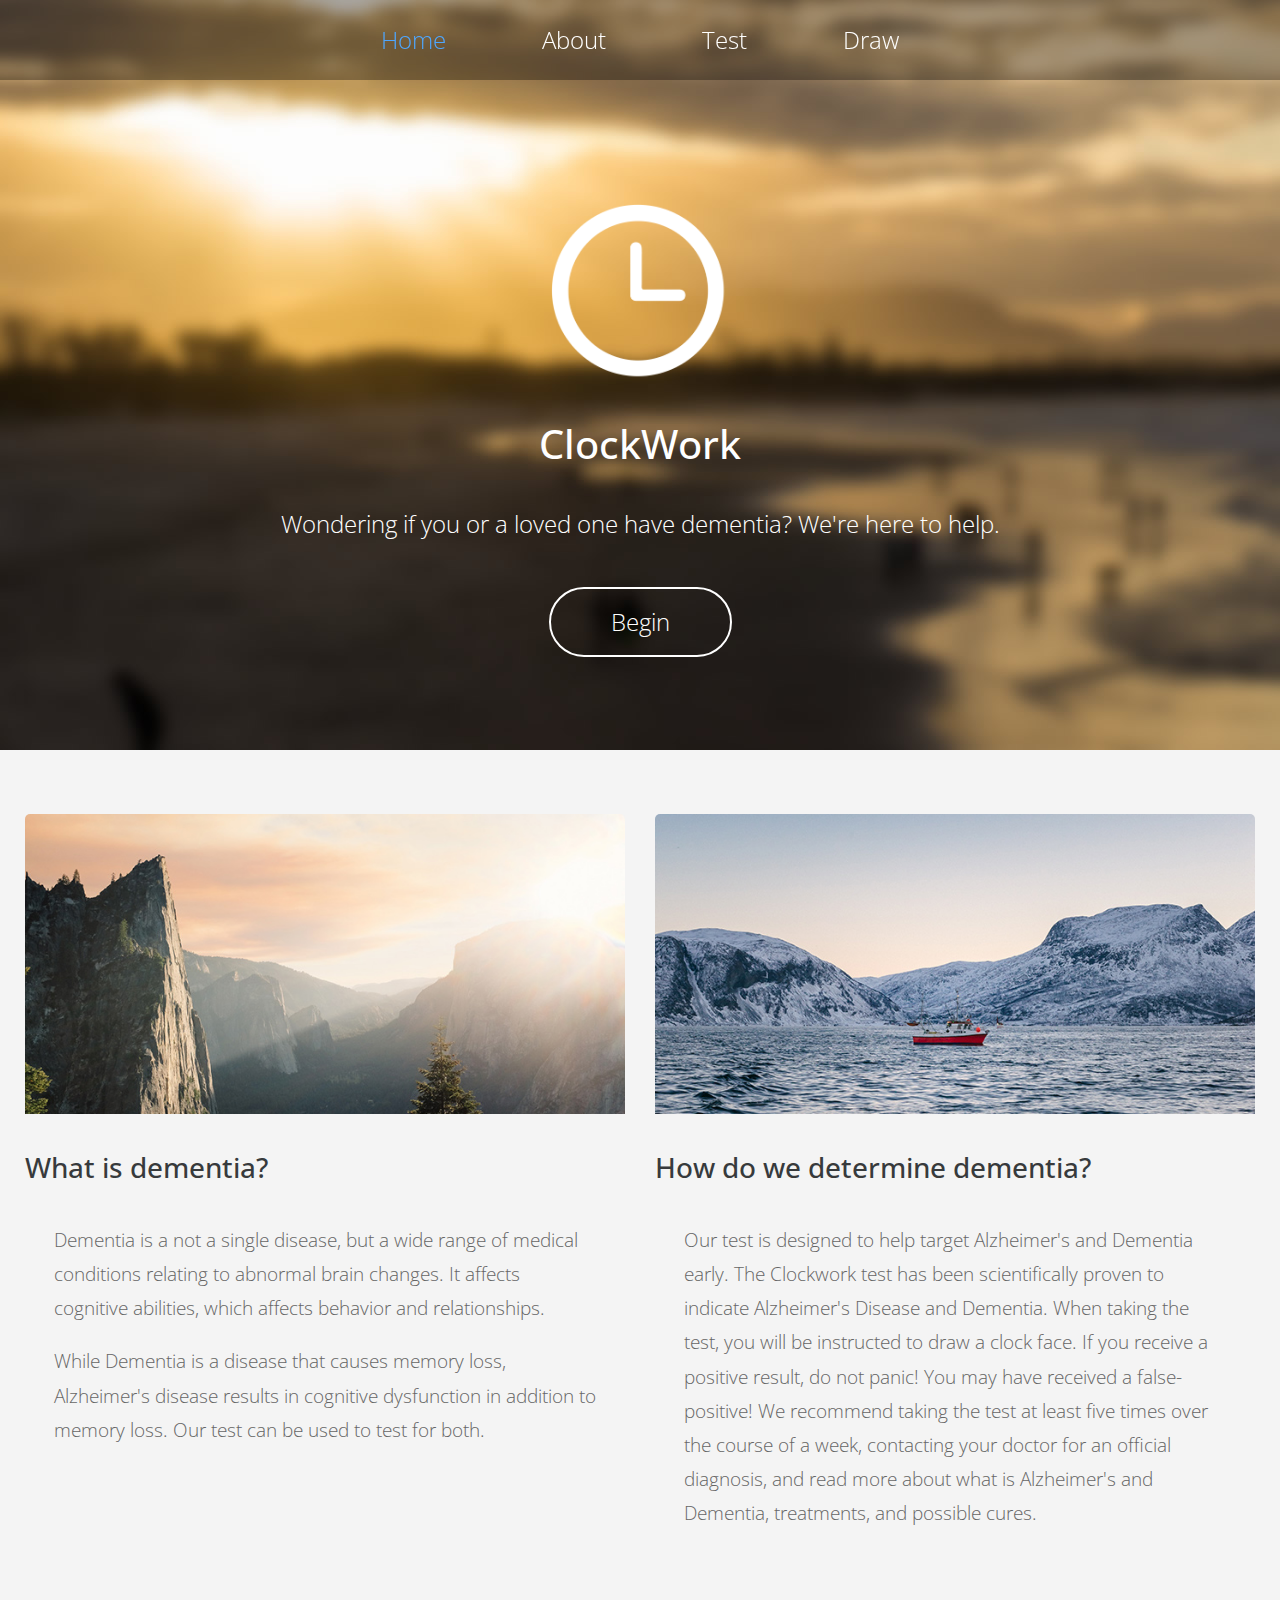
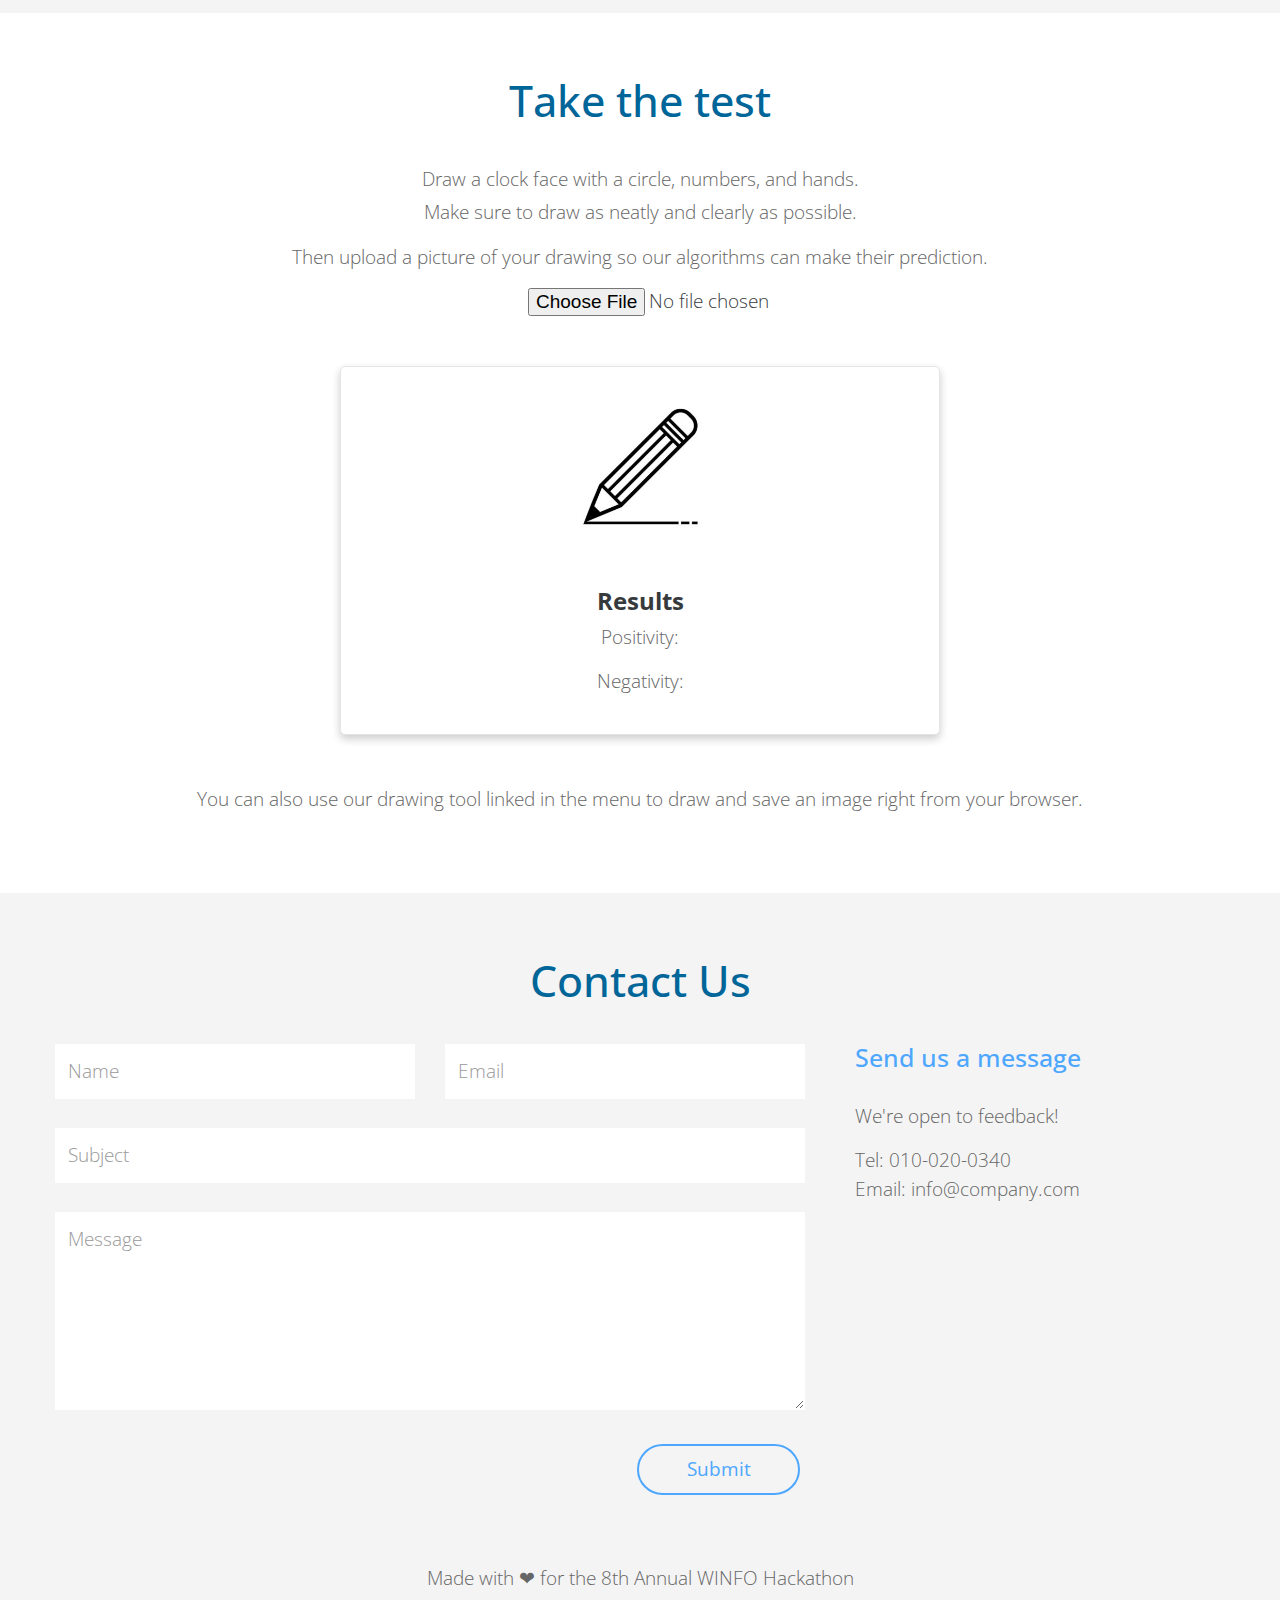
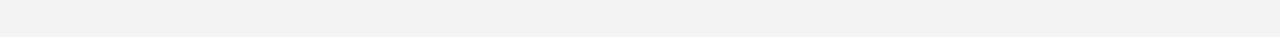
<file: index.html>
<!DOCTYPE html>
<html lang="en">
  <head>
    <meta charset="utf-8" />
    <meta http-equiv="X-UA-Compatible" content="IE=edge" />
    <meta name="viewport" content="width=device-width, initial-scale=1" />

    <title>ClockWork</title>
    <!--
Lumino Theme
http://www.templatemo.com/tm-483-lumino
-->
    <!-- load stylesheets -->
    <link
      rel="stylesheet"
      href="https://fonts.googleapis.com/css?family=Open+Sans:100,300,400"
    />
    <!-- Google web font "Open Sans" -->
    <link rel="stylesheet" href="font-awesome-4.5.0/css/font-awesome.min.css" />
    <!-- Font Awesome -->
    <link rel="stylesheet" href="css/bootstrap.min.css" />
    <!-- Bootstrap style -->
    <link rel="stylesheet" href="css/magnific-popup.css" />
    <!-- Magnific pop up style -->
    <link rel="stylesheet" href="css/templatemo-style.css" />
    <!-- Templatemo style -->

    <!-- HTML5 shim and Respond.js for IE8 support of HTML5 elements and media queries -->
    <!-- WARNING: Respond.js doesn't work if you view the page via file:// -->
    <!--[if lt IE 9]>
      <script src="https://oss.maxcdn.com/html5shiv/3.7.2/html5shiv.min.js"></script>
      <script src="https://oss.maxcdn.com/respond/1.4.2/respond.min.js"></script>
    <![endif]-->
  </head>

  <body id="top" class="home">
    <div class="container-fluid">
      <div class="row">
        <div class="tm-navbar-container">
          <!-- navbar   -->
          <nav class="navbar navbar-full navbar-fixed-top">
            <button
              class="navbar-toggler hidden-md-up"
              type="button"
              data-toggle="collapse"
              data-target="#tmNavbar"
            >
              &#9776;
            </button>

            <div class="collapse navbar-toggleable-sm" id="tmNavbar">
              <ul class="nav navbar-nav">
                <li class="nav-item">
                  <a class="nav-link" href="#top">Home</a>
                </li>
                <li class="nav-item">
                  <a class="nav-link" href="#tm-section-2">About</a>
                </li>
                <li class="nav-item">
                  <a class="nav-link" href="#tm-section-3">Test</a>
                </li>
                <li class="nav-item">
                  <a class="nav-link external" href="drawtool.html">Draw</a>
                </li>
              </ul>
            </div>
          </nav>
        </div>
      </div>

      <div class="row">
        <div class="tm-intro">
          <section id="tm-section-1">
            <div class="tm-container text-xs-center tm-section-1-inner">
              <img src="img/clock_white-01.png" alt="Logo" class="tm-logo" style="width:200px" />
              <h1 class="tm-site-name">ClockWork</h1>
              <p class="tm-intro-text">
                Wondering if you or a loved one have dementia? We're here to
                help.
              </p>
              <a href="#tm-section-2" class="tm-intro-link">Begin</a>
            </div>
          </section>
        </div>
      </div>

      <div class="row gray-bg">
        <section id="tm-section-2" class="tm-section">
          <div class="tm-container tm-container-wide">
            <div class="row">
              <div class="col-md-6 margin-bottom-sm-8">
                <div class="tm-2-col-box-left">
                  <img
                    src="img/tm-700x350-01.jpg"
                    alt="Image"
                    class="img-fluid tm-img-2-col"
                  />
                  <h3 class="text-left">What is dementia?</h3>
                  <p class="text-left tm-description">
                    Dementia is a not a single disease, but a wide range of
                    medical conditions relating to abnormal brain changes. ​It
                    affects cognitive abilities, which affects behavior and
                    relationships.
                  </p>
                  <p class="text-left tm-description">
                    While Dementia is a disease that causes memory loss,
                    Alzheimer's disease results in cognitive dysfunction in
                    addition to memory loss. Our test can be used to test for
                    both.
                  </p>
                </div>
              </div>

              <div class="col-md-6">
                <div>
                  <img
                    src="img/tm-700x350-02.jpg"
                    alt="Image"
                    class="img-fluid tm-img-2-col"
                  />
                  <h3>How do we determine dementia?</h3>
                  <p class="text-left tm-description">
                    Our test is designed to help target Alzheimer's and Dementia
                    early. The Clockwork test has been scientifically proven to
                    indicate Alzheimer's Disease and Dementia. When taking the
                    test, you will be instructed to draw a clock face. If you
                    receive a positive result, do not panic! You may have
                    received a false-positive! We recommend taking the test at
                    least five times over the course of a week, contacting your
                    doctor for an official diagnosis, and read more about what
                    is Alzheimer's and Dementia, treatments, and possible cures.
                  </p>
                </div>
              </div>
            </div>
          </div>
        </section>
      </div>
      <!-- row -->

      <div class="row">
        <section id="tm-section-3" class="tm-section">
          <div class="tm-container text-xs-center">
            <h2 class="blue-text tm-title">Take the test</h2>
            <p class="margin-b-5">
              Draw a clock face with a circle, numbers, and hands.
            </p>
            <p>Make sure to draw as neatly and clearly as possible.</p>
            <p>Then upload a picture of your drawing so our algorithms can make their prediction.</p>
            
            <input type="file" name="file" id="files">
            
            <div class="card">
                <img id="clockimg" src="img/pencil.png" alt="pencil" style="width:50%">
                <div class="container" style="margin-top: 20px">
                    <h4><b>Results</b></h4>
                    <p>Positivity:</p><span id="positive" class="results"></span>
                      <p>Negativity:</p><span id="negative" class="results"></span>
                </div>
            </div>

            <p style="margin-top: 50px">You can also use our drawing tool linked in the menu to draw and save an image right from your browser.</p>
                  
        </div>
        </section>
      </div>
      <!-- row -->

      <div class="row gray-bg">
        <section id="tm-section-4" class="tm-section">
          <div class="tm-container">
            <h2 class="blue-text tm-title text-xs-center">Contact Us</h2>

            <div class="col-xs-12 col-sm-12 col-md-8 col-lg-8 col-xl-8">
              <form action="index.html" method="post" class="tm-contact-form">
                <div
                  class="form-group col-xs-12 col-sm-12 col-md-6 col-lg-6 col-xl-6 tm-form-group-left"
                >
                  <input
                    type="text"
                    id="contact_name"
                    name="contact_name"
                    class="form-control"
                    placeholder="Name"
                    required
                  />
                </div>
                <div
                  class="form-group col-xs-12 col-sm-12 col-md-6 col-lg-6 col-xl-6 tm-form-group-right"
                >
                  <input
                    type="email"
                    id="contact_email"
                    name="contact_email"
                    class="form-control"
                    placeholder="Email"
                    required
                  />
                </div>
                <div class="form-group">
                  <input
                    type="text"
                    id="contact_subject"
                    name="contact_subject"
                    class="form-control"
                    placeholder="Subject"
                    required
                  />
                </div>
                <div class="form-group">
                  <textarea
                    id="contact_message"
                    name="contact_message"
                    class="form-control"
                    rows="6"
                    placeholder="Message"
                    required
                  ></textarea>
                </div>

                <button
                  type="submit"
                  class="btn tm-light-blue-bordered-btn pull-xs-right"
                >
                  Submit
                </button>
              </form>
            </div>
            <!-- col -->

            <div
              class="col-xs-12 col-sm-12 col-md-4 col-lg-4 col-xl-4 margin-top-xs-50"
            >
              <h3 class="light-blue-text tm-subtitle">Send us a message</h3>
              <p>
                We're open to feedback! 
              </p>
              <p>
                Tel: <a href="tel:0100200340">010-020-0340</a><br />
                Email: <a href="mailto:info@company.com">info@company.com</a>
              </p>
            </div>
          </div>
        </section>

        <!-- footer -->
        <footer class="tm-footer">
          <div class="col-xs-12 col-sm-12 col-md-12 col-lg-12 col-xl-12">
            <p class="text-xs-center tm-footer-text">
              Made with ❤ for the 8th Annual WINFO Hackathon
            </p>
          </div>
        </footer>
      </div>
      <!-- row -->
    </div>
    <!-- container-fluid -->

    <!-- load JS files -->

    <script src="js/jquery-1.11.3.min.js"></script>
    <!-- jQuery (https://jquery.com/download/) -->
    <script src="https://www.atlasestateagents.co.uk/javascript/tether.min.js"></script>
    <!-- Tether for Bootstrap, http://stackoverflow.com/questions/34567939/how-to-fix-the-error-error-bootstrap-tooltips-require-tether-http-github-h -->
    <script src="js/bootstrap.min.js"></script>
    <!-- Bootstrap (http://v4-alpha.getbootstrap.com/) -->
    <script src="js/jquery.singlePageNav.min.js"></script>
    <!-- Single Page Nav (https://github.com/ChrisWojcik/single-page-nav) -->
    <script src="js/jquery.magnific-popup.min.js"></script>
    <!-- Magnific pop-up (http://dimsemenov.com/plugins/magnific-popup/) -->
    <script src="js/scripts.js"></script>

    <!-- Templatemo scripts -->
    <script>
      $(document).ready(function() {
        var mobileTopOffset = 54;
        var desktopTopOffset = 80;
        var topOffset = desktopTopOffset;

        if ($(window).width() <= 767) {
          topOffset = mobileTopOffset;
        }

        /* Single page nav
                -----------------------------------------*/
        $("#tmNavbar").singlePageNav({
          currentClass: "active",
          offset: topOffset,
          filter: ":not(.external)"
        });

        /* Handle nav offset upon window resize
                -----------------------------------------*/
        $(window).resize(function() {
          if ($(window).width() <= 767) {
            topOffset = mobileTopOffset;
          } else {
            topOffset = desktopTopOffset;
          }

          $("#tmNavbar").singlePageNav({
            currentClass: "active",
            offset: topOffset,
            filter: ":not(.external)"
          });
        });

        /* Collapse menu after click 
                -----------------------------------------*/
        $("#tmNavbar a").click(function() {
          $("#tmNavbar").collapse("hide");
        });

        /* Turn navbar background to solid color starting at section 2
                ---------------------------------------------------------------*/
        var target = $("#tm-section-2").offset().top - topOffset;

        if ($(window).scrollTop() >= target) {
          $(".tm-navbar-container").addClass("bg-inverse");
        } else {
          $(".tm-navbar-container").removeClass("bg-inverse");
        }

        $(window).scroll(function() {
          if ($(this).scrollTop() >= target) {
            $(".tm-navbar-container").addClass("bg-inverse");
          } else {
            $(".tm-navbar-container").removeClass("bg-inverse");
          }
        });

        /* Smooth Scrolling
                 * https://css-tricks.com/snippets/jquery/smooth-scrolling/
                --------------------------------------------------------------*/
        $('a[href*="#"]:not([href="#"])').click(function() {
          if (
            location.pathname.replace(/^\//, "") ==
              this.pathname.replace(/^\//, "") &&
            location.hostname == this.hostname
          ) {
            var target = $(this.hash);
            target = target.length
              ? target
              : $("[name=" + this.hash.slice(1) + "]");

            if (target.length) {
              $("html, body").animate(
                {
                  scrollTop: target.offset().top - topOffset
                },
                1000
              );
              return false;
            }
          }
        });
      });
    </script>
  </body>
</html>
</file>
<file: css/templatemo-style.css>
/* 

Lumino Theme

http://www.templatemo.com/tm-483-lumino

*/
body {
	font-family: 'Open Sans', Helvetica, Arial, sans-serif;
	font-size: 19px;
	font-weight: 100;
}

a, button { transition: all 0.3s ease; }
a {	color: #666; }
a:hover,
a:focus {
	color: #4EA7FF;
	text-decoration: none;
	outline: none;
}

p { color: #666; }
h3 { margin-bottom: 2.5rem; }

.table-striped tbody tr:nth-of-type(odd) {
    background-color: #f2f2f2;
}

.tm-container { 
	max-width: 1200px;
	margin: 0 auto; 
}

.tm-container-wide { max-width: 1230px; }

.tm-navbar-container {
	background-color: rgba(0,0,0,0.33);
	height: 80px;
    position: fixed;
    top: 0;
    width: 100%;
    z-index: 1000;
    transition: all 0.3s ease;
}

.tm-navbar-container.bg-inverse { background-color: #373a3c; }

.tm-navbar-container-dark {
	background-color: #373a3c;
	box-shadow: none;
}

.navbar-nav .nav-link {	padding: 14px 40px; }

.navbar-nav .nav-link,
.navbar-nav .nav-link:focus {
	color: white;
}

.navbar-nav .nav-link.active,
.navbar-nav .nav-link:hover {
	color: #4EA7FF;
}

.navbar-toggler { 
	border: 1px solid white;
	border-radius: 0;
	color: white;	
}

button:focus { outline: none; }

.tm-intro {
	background: url(../img/home-bg.jpg) no-repeat;
	background-attachment: fixed;
	background-position: left top;
	background-size: 100% 750px;
	color: white;
	display: -webkit-flex;
	display: -ms-flexbox;
	display: flex;
	-webkit-flex-direction: column;
	    -ms-flex-direction: column;
	        flex-direction: column;
	-webkit-align-items: center;
	    -ms-flex-align: center;
	        align-items: center;
	-webkit-justify-content: center;
	    -ms-flex-pack: center;
	        justify-content: center;
	height: 750px;	
}

@media (max-width: 1800px) {
	.tm-intro {	background-size: 1800px 750px; }
}

@media all and (-ms-high-contrast: none), (-ms-high-contrast: active) {
	/* IE10+ CSS styles go here */
	.tm-intro {	background-attachment: scroll; }
}

.tm-logo { margin-bottom: 30px; }
.tm-site-name { margin-bottom: 40px; }
.tm-intro-text { margin-bottom: 45px; }

#tm-section-1,
.tm-section-1-inner,
.tm-site-name,
.tm-intro-text {
	-ms-flex: 0 1 auto;
		-webkit-flex: 0 1 auto;
	        flex: 0 1 auto;
}

.tm-section-1-inner { padding-top: 12%; }

#tm-section-1 { padding-bottom: 0; }

.tm-intro-link {	
	border: 2px solid white;
	border-radius: 50px;
	color: white;
	display: inline-block;
    padding: 15px 60px;    
}

.tm-intro-link:hover,
.tm-intro-link:focus {
	color: black;
	background-color: white;
}

.navbar-nav .nav-link,
.tm-intro-text,
.tm-intro-link {
	color: white;
	font-size: 24px;
}

.gray-bg { background-color: #F4F4F4; }
.dark-gray-text { color: #666666; }
.blue-text { color: #006699; }
.light-blue-text { color: #4EA7FF; }

.btn {
  border-radius: 50px;
  font-size: 1em;
  padding: 0.5em 2.5em;
  margin: 0.25em;
}

.btn-lg { 
	font-size: 1.75rem; 
	font-weight: 300;
	padding: 10px 60px;
}

.tm-gray-btn {  
  background-color: #666666;
  border: 2px solid #666666;
  color: white;  
}

.tm-gray-btn:hover,
.tm-gray-btn:focus {	
	background: transparent;
	color: #666666;
}

.tm-gray-bordered-btn {
	background: transparent;
	border: 2px solid #666666;
	color: #666666;
}

.tm-gray-bordered-btn:hover,
.tm-gray-bordered-btn:focus {
	background: #666666;
	color: white;
}

.tm-light-blue-bordered-btn {	
	background: transparent;
    border: 2px solid #4EA7FF;    
    color: #4EA7FF;
}

.tm-light-blue-bordered-btn:hover,
.tm-light-blue-bordered-btn:focus {	
    background: #4EA7FF;
    color: white;
}

.tm-blue-btn {
	background: #006699;
	border: 2px solid #006699;
	color: white;
}

.tm-blue-btn:hover {
	background: transparent;
	color: #006699;
}

.tm-blue-bordered-btn {
	background: transparent;
	border: 2px solid #006699;
	color: #006699;
}

.tm-blue-bordered-btn:hover,
.tm-blue-bordered-btn:focus {
	background: #006699;
	color: white;
}

.tm-green-btn {
	background: #006666;
	border: 2px solid #006666;
	color: white;
}

.tm-green-btn:hover,
.tm-green-btn:focus {
	background: transparent;
	color: #006666;
}

.tm-green-bordered-btn {
	background: transparent;
	border: 2px solid #006666;
	color: #006666;
}

.tm-green-bordered-btn:hover,
.tm-green-bordered-btn:focus {
	background: #006666;
	color: white;
}

.tm-section {
	padding-top: 5%;
	padding-bottom: 5%;
	overflow: auto;
}

.tm-footer {
	padding-bottom: 20px;
	overflow: auto;
}

.tm-news-item {
	margin: 0 auto 5% auto;
	display: -webkit-flex;
	display: -ms-flexbox;
	display: flex;
	padding-left: 15px;
	padding-right: 15px;
}

.tm-news-item:last-child { margin-bottom: 0; }

.tm-news-item-img {	margin: 0 auto; }

.tm-news-item-img-container { padding: 0; }

.tm-news-container {
	background-color: white;
	display: -webkit-flex;
	display: -ms-flexbox;
	display: flex;
	-webkit-flex-direction: column;
	    -ms-flex-direction: column;
	        flex-direction: column;
	-webkit-justify-content: center;
	    -ms-flex-pack: center;
	        justify-content: center;
	padding-left: 3%;
	padding-right: 3%;	
}

.tm-news-title { 
	font-weight: 300;
	margin-bottom: 30px; 
}

.tm-news-text {	line-height: 1.8; }

.tm-news-link {	
    margin-right: 0;
    margin-left: auto;
    -ms-flex-item-align: end;
        -webkit-align-self: flex-end;
            align-self: flex-end;
}

.flex-order-1 { -webkit-order: 1; -ms-flex-order: 1; order: 1; }
.flex-order-2 { -webkit-order: 2; -ms-flex-order: 2; order: 2; }

.tm-title {
	font-size: 43px;
	margin-bottom: 40px;
}

.margin-b-5 { margin-bottom: 5px; }

.tm-img-grid { 
	margin-top: 60px;
	overflow: auto;	
}

.tm-gallery-img {
	width: 100%;
	height: auto;
}
.tm-gallery-img-container {	
	max-width: 300px;
	width: 25%;	
	float: left;
}

.form-control { 
	border-color: rgba(0,0,0,0);
	border-radius: 0;
    font-size: 1.2rem;
    padding: .75rem;
}
.form-group { margin-bottom: 1.8rem; }

.tm-form-group-left { padding-left: 0; }
.tm-form-group-right { padding-right: 0; }

.tm-subtitle { 
	font-size: 25px; 
	margin-bottom: 30px;
}

#tmNavbar { text-align: center; }

body.page-2 { padding-top: 80px; }

.page-2 .container-fluid { max-width: 1140px; }

.tm-banner-img {
  display: block;
  margin: 0 auto;
}

.tm-description {
  line-height: 1.8;
  margin: 0.5em 1.5em 1em;
}

.tm-page-2-title {
	font-size: 42px;
	margin-bottom: 30px;
}

.tm-page-2-subtitle { margin-bottom: 60px; }

.tm-page-2-p {
	font-size: 22px;
	line-height: 1.6;
}

.tm-flex-center {
	display: -webkit-flex;
	display: -ms-flexbox;
	display: flex;
	-webkit-justify-content: center;
	    -ms-flex-pack: center;
	        justify-content: center;
	-webkit-flex-wrap: wrap;
	    -ms-flex-wrap: wrap;
	        flex-wrap: wrap;
}

.tm-img-2-col {
	margin-bottom: 2em;
	margin-left: auto;
	margin-right: auto;
}

.tm-3-col-box {
	max-width: 500px;
	margin-left: auto;
	margin-right: auto;
}

.tm-description-box { padding: 6%; }
.tm-description-text { margin-bottom: 1.5em; }
.tm-footer-text { margin-bottom: 1.5rem; }

@media (min-width: 768px) {

	/*http://stackoverflow.com/questions/18777235/center-content-in-responsive-bootstrap-navbar*/

    .navbar .navbar-nav {
        display: inline-block;
        float: none;
        vertical-align: top;
    }

    .tm-contact-form { margin-right: 20px; }
}

@media (max-width: 1199px) {
	h2 { font-size: 1.8rem; }
	.tm-news-title { margin-bottom: 15px; }
	.tm-news-text { line-height: 1.6; }	
}

@media (max-width: 1100px) and (min-width: 992px) {
	h2 { font-size: 1.6rem; }
	.tm-news-title { margin-bottom: 12px; }
	.tm-news-text {	
		font-size: 0.9em; 
		margin-bottom: 0.5em;
	}
	.btn { 
		padding-top: 0.3em;
		padding-bottom: 0.3em; 
	}
}

@media (max-width: 991px) {
	.navbar-nav .nav-link {	font-size: 20px; }
	.navbar-nav .nav-item+.nav-item { margin-left: 0; }

	.tm-news-item {
		-webkit-flex-direction: column;
		    -ms-flex-direction: column;
		        flex-direction: column;		
	}

	.tm-news-container {
		padding: 1.5em;
		margin: 0 auto;
		max-width: 600px;
	}

	.flex-order-2 { -webkit-order: 1; -ms-flex-order: 1; order: 1; }
	.flex-order-1 { -webkit-order: 2; -ms-flex-order: 2; order: 2; }
}

@media (max-width: 940px) {
	.tm-img-grid { 
		margin-left: auto;
		margin-right: auto;
		max-width: 900px; 
	}
	
	.tm-gallery-img-container { width: 33.333%; }
}

@media (max-width: 767px) {
	.home .tm-section { 
		padding-top: 10%; 
		padding-bottom: 10%;
	}

	body.page-2 { padding-top: 54px; }

	.tm-page-2-subtitle { margin-bottom: 30px; }
	
	.navbar-nav .nav-item+.nav-item { margin-left: 0; }

	.navbar-nav .nav-item { float: none; }

	.navbar-toggler {
		display: block;
		margin-left: auto;
		margin-right: 0;
	}

	.tm-navbar-container { 
		background: none;
		box-shadow: none;
		height: 54px; 
	}
	.navbar { background-color: rgba(0,0,0,0.2); }
	.tm-navbar-container.bg-inverse .navbar { background-color: #373a3c; }
	.bg-inverse { background-color: #373a3c; }

	.tm-form-group-left { padding-right: 0; }
	.tm-form-group-right { padding-left: 0; }

	.margin-top-xs-50 { margin-top: 50px; }
	.margin-bottom-sm-8 { margin-bottom: 8%; }
	.margin-bottom-sm-3 { margin-bottom: 3%; }
}

@media (max-width: 640px) {
	.tm-gallery-img-container { width: 50%; }
	.tm-img-grid { max-width: 600px; }
	.page-2 .tm-section { 
		padding-top: 7%; 
		padding-bottom: 7%;
	}
}

@media (max-width: 600px) and (max-height: 600px) {
	.tm-intro {
		height: 100vh;
		min-height: 600px;
	}
}

.card {
	/* Add shadows to create the "card" effect */
	box-shadow: 0 4px 8px 0 rgba(0,0,0,0.2);
	transition: 0.3s;
	border-radius: 5px; /* 5px rounded corners */
	margin-left: auto;
	margin-right: auto;
	margin-top: 50px;
    width: 50%;
  }
  
  /* On mouse-over, add a deeper shadow */
  .card:hover {
	box-shadow: 0 8px 16px 0 rgba(0,0,0,0.2);
  }
  
  /* Add some padding inside the card container */
  .container {
	padding: 2px 16px;
	margin-bottom: 20px;
  }
  
  /* Add rounded corners to the top left and the top right corner of the image */
  img {
	border-radius: 5px 5px 0 0;
  }

  #files { 
	  margin-left: 150px;
  }
</file>
